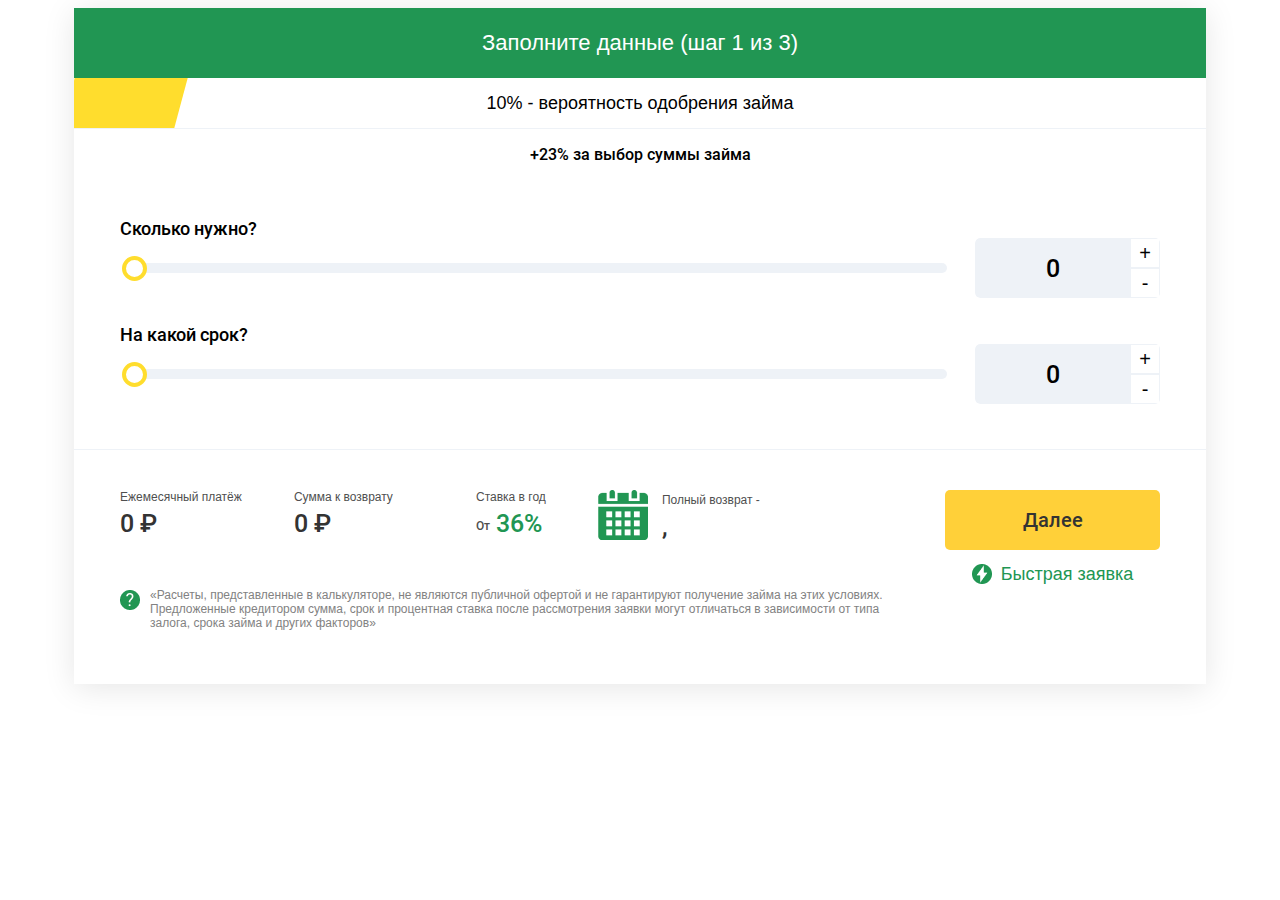
<file: index.html>
<!DOCTYPE html>
<html lang="en">
<head>
  <meta charset="UTF-8">
  <meta name="viewport" content="width=`device-width`, initial-scale=1.0">
  <link rel="stylesheet" href="style.css">
  <meta http-equiv="X-UA-Compatible" content="ie=edge">
  <title>Calculator</title>
</head>
<body>
  <div class="container">
    <form action="">
      <div id="calculator" class="calculator">
        <div id="calc-overlay"></div>
        <div id="calculator-fastrequest" class="calculator-fastrequest">
          <div id="calculator-close" class="calculator-fastrequest__close">
            <img src="images/close.png" alt="">
          </div>
          <p class="calculator-fastrequest__header">Быстрая заявка</p>

          <div class="calculator-fastrequest__body">
          <div class="calculator-fastrequest__alert">
            <div class="calculator-fastrequest__alert-ico">
              <img src="images/alert.png" alt="">
            </div>
            <div id="calc-fast-percent" class="calculator-fastrequest__alert-text">
              Вероятность одобрения заявки 10%, вы уверены, что хотите прервать заполнение анкеты и отправить заявку так?
            </div>
          </div>

          <div class="calculator-fastrequest__form">

            <span class="calculator-fastrequest__form-label">ФИО:</span>
            <input class="calculator-fastrequest__form-input" type="text" name="" value="" placeholder="Иванов Иван Иванович">

            <span class="calculator-fastrequest__form-label">Телефон:</span>
            <input class="calculator-fastrequest__form-input" id="fastphone-input" type="text" name="" value="" placeholder="+7 (___) __-__-___">

          </div>

          <div class="calculator-fastrequest__privacy">

            <div class="calculator-fastrequest__privacy-check">
              <input class="privacy-checkbox" id="privacy-checkbox-1" type="checkbox" checked >
              <label class="privacy-label" for="privacy-checkbox-1">Я даю согласие на обработку персональных данных</label>
            </div>

            <div class="calculator-fastrequest__privacy-send">
              <button id="fastrequest-done" class="calculator-fastrequest__privacy-send-btn" type="button" name="button">Отправить</button>
            </div>
          </div>
          </div>
        <div class="calculator-fastrequest__result">
      <div class="calculator-fastrequest__result-img">
        <img src="images/success.png" alt="">
      </div>
      <div class="calculator-fastrequest__result-text">
        Ваша заявка успешно отправлена ! <br> В течении 10 минут наш оператор свяжется с вами
      </div>
        </div>

        </div>
        <div class="calculator-header">
          <div id="prev-btn" onclick="prev()" class="calculator-prev">
            Назад
          </div>
          <div class="calculator-step">Заполните данные (шаг <span id="step-number">1</span> из 3)</div>
          <div class="calculator-progress">
            <div class="calculator-progress__titile"><span id="progress-text">10</span>% - вероятность одобрения займа</div>
            <div class="calculator-progress__line"></div>
          </div>
        </div>
        <div class="calculator-body">
          <div id="calculator-up-percents" class="calculator-up-percents">+23% за выбор суммы займа</div>
          <div class="calculator-input-data">
            <div id='1' class="step step--active">
              <div class="calculator__range-group">
                <div class="calculator__range-group-title">Сколько нужно?</div>
                <div class="calculator__range-items">
                  <input class="calculator__range" type="range" id="range-sum" name="range" step="20000" min="0" max="1000000" value="0">
                </div>
                <div class="calculator__range-input-group">
                  <input class="calculator__range-input a" type="number" id="range-sum-caption" name="" value="0" min="0" max="1000000">
                  <div class="calculator__range-input-controls">
                    <div id="range-sum-plus" class="calculator__range-input-plus">+</div>
                    <div id="range-sum-minus" class="calculator__range-input-minus">-</div>
                  </div>
                </div>
              </div>
              <div class="calculator__range-group">
                <div class="calculator__range-group-title">На какой срок?</div>
                <div class="calculator__range-items">
                  <input class="calculator__range" type="range" id="range-time" name="range" min="0" max="36" value="0">
                </div>
                <div class="calculator__range-input-group">
                  <input class="calculator__range-input" type="number" id="range-time-caption" name="" value="0" min="15000" max="1000000">
                  <div class="calculator__range-input-controls">
                    <div id="range-time-plus" class="calculator__range-input-plus">+</div>
                    <div id="range-time-minus" class="calculator__range-input-minus">-</div>
                  </div>
                </div>
              </div>
            </div>
            <div id='2' class="step">
              <div class="calculator__row">
                <div class="calculator__inputs-group">
                  <span class="calculator__input-label">Что в залог?</span>
                  <div class="calculator__select-wrapper">
                    <select id='type-select' class="calculator__select-type" class="" name="">
                      <option value="" disabled selected>Выберите тип залога</option>
                      <option value="pts">Авто под ПТС (остается у вас)</option>
                      <option value="home">Недвижимость</option>
                    </select>
                  </div>
                  <div class="step__auto">
                    <div class="step__auto-type">
                      <span class="calculator__input-label">Марка и модель авто:</span>
                      <input id="car-input" class="calculator__input" class="calculator__input" type="text" placeholder="Введите марку и модель автомобиля">
                    </div>
                    <div class="step__auto-year">
                      <span class="calculator__input-label">Год:</span>
                      <input id="car-year-input" class="calculator__input" class="calculator__input" type="text" placeholder="2017 г.">
                    </div>
                  </div>
                  <div class="step__home">
                    <span class="calculator__input-label">Тип недвижимости:</span>
                    <div class="calculator__select-wrapper">
                      <select id='home-input' class="calculator__select-type" class="" name="">
                        <option value="" disabled selected>Выберите тип залога</option>
                        <option value="Квартира">Квартира</option>
                        <option value="Дом">Дом</option>
                        <option value="Дача">Дача</option>
                        <option value="Гараж">Гараж</option>
                        <option value="Автосервис">Автосервис</option>
                      </select>
                    </div>
                  </div>
                </div>
                <div class="calculator__card-wrapper">
                  <div id="card1" class="calculator__card">
                    <div class="calculator__card-item card-item">
                      <span class="card-item__title card-item-title--doc">Залог:</span>
                      <span id="credit-type" class="card-item__val">?</span>
                    </div>
                    <div id='card-item-car' class="calculator__card-item card-item">
                      <span class="card-item__title card-item-title--car">Модель:</span>
                      <span id="car-type" class="card-item__val">?</span>
                    </div>
                    <div id='card-item-car-year' class="calculator__card-item card-item">
                      <span class="card-item__title card-item-title--year">Год:</span>
                      <span id="car-year-type" class="card-item__val">?</span>
                    </div>
                    <div id='card-item-home' class="calculator__card-item card-item">
                      <span class="card-item__title card-item-title--home">Тип:</span>
                      <span id="home-type" class="card-item__val">?</span>
                    </div>
                  </div>
                </div>
              </div>
            </div>
            <div id='3' class="step">
              <div class="calculator__row">
                <div class="calculator__inputs-group">
                  <span class="calculator__input-label">ФИО:</span>
                  <input id="name-input" class="calculator__input" class="calculator__input" type="text" placeholder="Иванов Иван Иванович">
                  <div class="margin-top-26">
                    <span class="calculator__input-label">Телефон:</span>
                    <input id="phone-input" class="calculator__input" class="calculator__input" type="text" placeholder="+7 (___) __-__-___">
                  </div>
                  <div class="privacy">
                    <input class="privacy-checkbox" id="privacy-checkbox" type="checkbox" checked>
                    <label class="privacy-label" for="privacy-checkbox">Я даю согласие на обработку персональных данных</label>
                  </div>
                </div>
                <div class="calculator__card-wrapper">
                  <div class="calculator__card">
                    <div id="prev-info">

                    </div>
                    <div id='card-item-name' class="calculator__card-item card-item">
                      <span class="card-item__title card-item-title--name">ФИО:</span>
                      <span id="name-type" class="card-item__val">?</span>
                    </div>
                    <div id='card-item-phone' class="calculator__card-item card-item">
                      <span class="card-item__title card-item-title--phone">Телефон:</span>
                      <span id="phone-type" class="card-item__val">?</span>
                    </div>
                  </div>
                </div>
              </div>
            </div>
            <div class="step">
              <div class="calculator-success">
                <img class="calculator-success__img" src="images/success.png" alt="check">
                <p class="calculator-success__text">Ваша заявка успешно отправлена !<br>В течении 10 минут наш оператор свяжется с вами</p>
              </div>
            </div>
          </div>
        </div>
        <div class="calculator-footer">
          <div class="calculator-footer__blocks">
            <div class="calculator-footer__blocks-content">
              <div class="calculator-footer__blocks-content-caption">Ежемесячный платёж</div>
              <div id="monthly-payment" class="calculator-footer__blocks-content-value">0 ₽</div>
            </div>

            <div class="calculator-footer__blocks-content">
              <div class="calculator-footer__blocks-content-caption">Сумма к возврату</div>
              <div id="return-sum" class="calculator-footer__blocks-content-value">0 ₽</div>
            </div>

            <div class="calculator-footer__blocks-content">
              <div class="calculator-footer__blocks-content-caption">Ставка в год</div>
              <div class="calculator-footer__blocks-content-value" ><span class="calculator-footer__blocks-content-value-small">  От  &nbsp </span>  <span class="calculator-footer__blocks-content-value-green">   36% </span></div>
            </div>

            <div class="calculator-footer__blocks-content ">
              <div class="calculator-footer__blocks-return">
                <div class="calculator-footer__blocks-content-calendar"><img src="images/calendar.png" alt=""></div>
                <div>
                  <div class="calculator-footer__blocks-content-caption calculator-footer__blocks-content-caption-mt"><span>Полный возврат -&nbsp</span> <span id="return-calendar"></span>   </div>
                  <div class="calculator-footer__blocks-content-value"><span id="return-d"></span>,&nbsp <span id="return-y"></span></div>
                </div>
              </div>
            </div>

            <div class="calculator-footer__blocks-content ">
              <button id="next-btn" onclick="next()" class="calculator-footer__blocks-content-send" type="button" name="button">Далее</button>

              <div class="calculator-footer__blocks-content-fast">
                <div class=""> <img src="images/fast-button.png" alt=""> </div>
                <div id="show-fastrequest" class="calculator-footer__blocks-content-fast-caption">  Быстрая заявка </div>
              </div>
            </div>
          </div>
          <div class="calculator-footer__questions">
          <div class="calculator-footer__questions-img">
            <img src="images/question.jpg" alt="">
          </div>
            <div class="calculator-footer__questions-text">
              «Расчеты, представленные в калькуляторе, не являются публичной офертой и не гарантируют получение займа на этих условиях. Предложенные кредитором сумма, срок и процентная ставка после рассмотрения заявки могут отличаться в зависимости от типа залога, срока займа и других факторов»
            </div>
          </div>
        </div>
      </div>
    </form>
  </div>
  <script
  src="https://code.jquery.com/jquery-3.4.1.min.js"
  integrity="sha256-CSXorXvZcTkaix6Yvo6HppcZGetbYMGWSFlBw8HfCJo="
  crossorigin="anonymous"></script>
  <script src="js/script.js"></script>
  <script src="js/range.js"></script>
  <script src="js/type-select.js"></script>
  <script src="js/phone-mask.js"></script>
  <script src="js/progress-bar.js"></script>

  <script src="js/moment.min.js"></script>
  <script src="js/moment-with-locales.min.js"></script>


  <!-- Phone mask -->
  <script>
    $('#phone-input').inputmask("+7 (999) 99-99-999");
    $('#fastphone-input').inputmask("+7 (999) 99-99-999");
    $('#car-year-input').inputmask("9999 г.")
  </script>
</body>
</html>
</file>
<file: style.css>
@font-face {
  font-family: Roboto Medium; /* Имя шрифта */
  src: url(fonts/Roboto-Medium.ttf); /* Путь к файлу со шрифтом */
}

.container{
  width: 1135px;
  margin: 0 auto;
  font-family: 'Roboto', sans-serif;
}

@media (max-width: 1366px)
{
  .container {
      max-width: 1132px;
  }
}

@media (max-width: 1200px)
{
  .container {
      max-width: 966px;
  }
}

@media (max-width: 1080px)
{
  .container {
      max-width: 720px;
  }
}

@media (max-width: 768px){
  .container {
      max-width: 95%;
  }
}


.calculator{
  box-shadow: 0px 4px 30px rgba(0, 0, 0, 0.1);
  position: relative;
}

.calculator-header{
  position: relative;
}

.calculator-prev{
  display: none;
  cursor: pointer;
  position: absolute;
  font-size: 18px;
  color: #fff;
  top: 24px;
  left: 75px;
}

.calculator-prev::before{
  content: '';
  position: absolute;
  left: -30px;
  display: block;
  width: 20px;
  height: 20px;
  background: url(images/prev.png) center no-repeat;
}

.calculator-step{
  height: 70px;
  text-align: center;
  line-height: 70px;
  font-size: 22px;
  color: #FFFFFF;
  background: #219653;
}

.calculator-progress{
  height: 50px;
  line-height: 50px;
  font-size: 18px;
  text-align: center;
  border-bottom: 1px solid #EEF2F7;
}

.calculator-body{
  padding: 0 46px;
  min-height: 320px;
  border-bottom: 1px solid #EEF2F7;
}

.calculator-up-percents{
  font-family: Roboto Medium, sans-serif;
  padding-top: 16px;
  text-align: center;
  font-size: 16px;
}

.calculator-input-data{
  margin-top: 31px;
}

.step{
  display: none;
}

.step--active{
  display: block;
}

/* ranges */

.calculator__range-group{
  display: flex;
  align-items: center;
  border-radius: 5px;
}

.calculator__range-items{
  flex: 1 auto;
  margin-right: 30px;
}

.calculator__range{
  width: 100%;
}

.calculator__range-input-group{
  width: 185px;
  height: 60px;
  border-radius: 5px;
  display: flex;
  overflow: hidden;
}

.calculator__range-group:first-child{
  margin-top: 74px;
}

.calculator__range-group:not(:first-child){
  margin-top: 46px;
}

.calculator__range-input{
  flex: 1 auto;
  border: none;
  font-family: 'Roboto Medium', sans-serif;
  text-align: center;
  font-size: 25px;
  background: #EEF2F7;
  border-radius: 5px 0px 0px 5px;
}

.calculator__range-input:focus{
  outline: none;
  box-shadow: inset 0 0 0 1px #219653;
  border-radius: 5px 0px 0px 5px;
}

.calculator__select-type:focus{
  outline: none;
  background: #f9fafc;
  box-shadow: inset 0 0 0 1px #219653;
  border-radius: 5px;
}

.calculator__range-input::-webkit-outer-spin-button,
.calculator__range-input::-webkit-inner-spin-button {
  /* display: none; <- Crashes Chrome on hover */
  -webkit-appearance: none;
  margin: 0; /* <-- Apparently some margin are still there even though it's hidden */
}

.calculator__range-input-controls{
  min-width: 30px;
  display: flex;
  flex-direction: column;
  justify-content: space-between;
}

.calculator__range-input-plus, .calculator__range-input-minus{
  cursor: pointer;
  min-width: 28px;
  height: 28px;
  background: #FFFFFF;
  font-size: 20px;
  line-height: 28px;
  text-align: center;
  border: 1px solid #EEF2F7;
  user-select: none;
}

.calculator__range-input-plus:hover, .calculator__range-input-minus:hover{
  background: #219653;
  color: #fff;
}

.calculator__range-input-plus:active, .calculator__range-input-minus:active{
  box-shadow: inset 0px 4px 10px rgba(0, 0, 0, 0.5);
}

.calculator-footer{
  padding: 0 46px;
  min-height: 194px;
}

.calculator-footer__blocks{
  margin-top: 40px;
  display: flex;
  justify-content: space-between;
}

.calculator-footer__blocks-content{
  position: relative;
}

.calculator-footer__blocks-content:nth-child(2){
  min-width: 130px;
}

.calculator-footer__blocks-content:nth-child(2) .calculator-footer__blocks-content-value{
  position: absolute;
}

.calculator-footer__blocks-content:nth-child(4){
  min-width: 295px;
}

.calculator-footer__blocks-content:nth-child(4) .calculator-footer__blocks-content-value{
  position: absolute;
}

.calculator-footer__blocks-content-caption{
  font-style: normal;
  font-weight: normal;
  font-size: 12px;
  line-height: 14px;
  display: flex;
  align-items: center;
  color: #4F4F4F;
  margin-bottom: 5px;
}

.calculator-footer__blocks-content-value{
  font-family: "Roboto Medium", sans-serif;
  font-style: normal;
  font-weight: 500;
  font-size: 25px;
  line-height: 29px;
  display: flex;
  align-items: center;
  color: #333333;
}

.calculator-footer__blocks-content-value-green{
  font-style: normal;
  font-weight: 500;
  font-size: 25px;
  line-height: 29px;
  display: flex;
  align-items: center;
  color: #219653;
}

.calculator-footer__blocks-content-value-small{
  font-style: normal;
  font-weight: normal;
  font-size: 12px;
  line-height: 14px;
  display: flex;
  align-items: center;
  margin-top: 5px;
  color: #4F4F4F;
}

.calculator-footer__blocks-return{
  display: flex;
}

.calculator-footer__blocks-content-calendar{
  margin-right: 14px;
}

.calculator-footer__blocks-content-caption-mt{
  margin-top: 3px;
}

.calculator-footer__blocks-content-send{
  cursor: pointer;
  width: 215px;
  height: 60px;
  background: #FFD039;
  border-radius: 5px;
  font-family: 'Roboto Medium', sans-serif;
  font-style: normal;
  font-weight: 500;
  font-size: 20px;
  line-height: 23px;
  border: none;
  outline: none;
  color: #333333;
}

.calculator-footer__blocks-content-send:hover{
  background: #FFDD2D;
}

.calculator-footer__blocks-content-send:active{
  background: #FFDD2D;
box-shadow: inset 0px 4px 10px rgba(0, 0, 0, 0.1);
}


.calculator-footer__blocks-content-fast{
  display: flex;
  margin-top: 14px;
  justify-content: center;
}

.calculator-footer__blocks-content-fast-caption{
  cursor: pointer;
  font-style: normal;
  font-weight: normal;
  font-size: 18px;
  line-height: 21px;
  color: #219653;
  margin-left: 9px;
}

.calculator-footer__blocks-content-fast-caption:hover{
  text-decoration: underline;
}



/* step 2 */
.calculator__row{
  display: flex;
}

.calculator__inputs-group{
  flex: 1 auto;
  margin-right: 71px;
}

.calculator__input-label{
  font-size: 18px;
}

.calculator__select-wrapper{
  width: 100%;
  position: relative;
  margin-top: 10px;
}

.calculator__select-wrapper::after{
  position: absolute;
  top: 50%;
  right: 20px;
  transform: translate(0, -50%);
  content: '';
  display: block;
  width: 16.78px;
  height: 9px;
  background: url(images/arrow.png);
}

.calculator__select-type{
  width: 100%;
  padding-left: 19px;
  height: 50px;
  border: none;
  font-size: 16px;
  background: #EEF2F7;
  border-radius: 5px;
  -webkit-appearance: none;
  -moz-appearance: none;
  appearance: none;
}

.calculator__select-type:focus{
  outline: none;
}

option[value=""][disabled] {
  display: none;
}

/* card */

.calculator__card-wrapper{
  margin-top: 31px;
  width: 382px;
}

.calculator__card{
  padding: 12px 20px;
  background: #FFDD2D;
  border-radius: 5px;
}

.card-item{
  font-family: 'Roboto Medium', sans-serif;
  font-size: 18px;
  display: flex;
  justify-content: space-between;
  align-items: center;
}

.card-item:not(:first-child){
  margin-top: 15px;
}

.card-item__title{
  position: relative;
  display: flex;
  align-items: center;
}

.card-item-title--doc::before{
  content: '';
  display: inline-block;
  margin-right: 10px;
  width: 20px;
  height: 20px;
  background: url(images/contract.png) center no-repeat;
}

.card-item-title--car::before{
  content: '';
  display: inline-block;
  margin-right: 10px;
  width: 20px;
  height: 20px;
  background: url(images/car-icon.png) center no-repeat;
}

.card-item-title--year::before{
  content: '';
  display: inline-block;
  margin-right: 10px;
  width: 20px;
  height: 20px;
  background: url(images/year.png) center no-repeat;
}

.card-item-title--home::before{
  content: '';
  display: inline-block;
  margin-right: 10px;
  width: 20px;
  height: 20px;
  background: url(images/home-icon.png) center no-repeat;
}

.card-item-title--name::before{
  content: '';
  display: inline-block;
  margin-right: 10px;
  width: 20px;
  height: 20px;
  background: url(images/usr.png) center no-repeat;
}

.card-item-title--phone::before{
  content: '';
  display: inline-block;
  margin-right: 10px;
  width: 20px;
  height: 20px;
  background: url(images/ph.png) center no-repeat;
}

.margin-top-26{
  margin-top: 26px;
}

#card-item-home, #card-item-car, #card-item-car-year{
  display: none;
}

.step__auto, .step__home{
  display: none;
  margin-top: 26px;
}

.step__auto{
  justify-content: space-between;
}

.step__auto-type{

}

.step__auto-year{
  width: 155px;
}

.calculator__input{
  outline: none;
  margin-top: 10px;
  width: 100%;
  background: #EEF2F7;
  border-radius: 5px;
  border: none;
  font-size: 16px;
  padding: 15px 0;
  padding-left: 20px;
  box-sizing: border-box;
}

.calculator__input:focus{
  outline: none;
  background: #f9fafc;
  box-shadow: inset 0 0 0 1px #219653;
  border-radius: 5px;
}

/* privacy */

.privacy{
  margin-top: 20px;
}

.privacy-checkbox{
  display: none;
}

.privacy-label{
  cursor: pointer;
  user-select: none;
  display: flex;
  align-items: center;
  font-size: 14px;
}

.privacy-checkbox + .privacy-label::before{
  cursor: pointer;
  margin-right: 14px;
  content: '';
  display: block;
  width: 20px;
  height: 20px;
  background-color: #EEF2F7;
  border-radius: 5px;
}

.privacy-checkbox:checked + .privacy-label::before{
  background-color: #219653;
  background-image: url(images/chk.png);
  background-repeat: no-repeat;
  background-position: center;
  box-shadow: 0px 4px 10px rgba(0, 0, 0, 0.25);
}


input[type='range'] {
  -webkit-appearance: none;
  height: 10px;
  /* background: #EEF2F7; */
  background: linear-gradient(90deg, rgba(33,150,83,1) 0%, rgba(238,242,247,1) 0%);
  border-radius: 9.5px;
  outline: none;

}


.calculator__range::-webkit-slider-thumb {
  -webkit-appearance: none;
  appearance: none;
  width: 25px;
  height: 25px;
  background: #FFFFFF;;
  border-radius: 50%;
  border: 4px solid #FFDD2D;
  cursor: pointer;
}


/* процентная полоса */

.calculator-progress{
  background: #fff;
  position: relative;
  overflow: hidden;
  z-index: 1;
}

.calculator-progress__line{
  position: absolute;
  z-index: 2;
  top: 0;
  left: -6px;
  width: 10%;
  height: 50px;
  background: #FFDD2D;
  transition: width 1.5s ;
  transform: skewX(-15deg);
}

.calculator-progress__titile{
  position: relative;
  z-index: 3;
}

.calculator-footer__questions{
  display: flex;
}

.calculator-footer__questions-text{
  margin-left: 10px;
  font-style: normal;
  font-weight: normal;
  font-size: 12px;
  line-height: 14px;
  width: 767px;
  color: #828282;
}

.calculator-footer__questions-img{
  margin-top: 2px;
}

.calculator-fastrequest{
  display: none;
  position: absolute;
  left:50%;
  margin-left:-301px;
  margin-top:96px;
  width: 602px;
  height: 510px;
  background: white;
  z-index: 11;
  padding-left: 35px;
  padding-right: 35px;
  border-radius: 10px;
}

.calculator-fastrequest__header{
  font-weight: bold;
  font-size: 36px;
  line-height: 42px;
  text-align: center;
  color: #333333;
}

.calculator-fastrequest__alert{
  display: flex;
}

.calculator-fastrequest__alert-text{
  margin-left: 14px;
  font-size: 16px;
  display: flex;
  align-items: center;
  color: #000000;
}

.calculator-fastrequest__alert-ico{
  margin-top: 4px;
}

.calculator-fastrequest__form{
  display: grid;
}

.calculator-fastrequest__form-input{
  margin-top: 10px;
  height: 50px;
  padding-left: 19px;
  background: #EEF2F7;
  border-radius: 5px;
  border: none;
  font-size: 18px;
  line-height: 21px;
  color: #828282;
}

.calculator-fastrequest__form-input:focus{
  outline: none;
  background: #f9fafc;
  box-shadow: inset 0 0 0 1px #219653;
  border-radius: 5px;
}

.calculator-fastrequest__privacy{
display: flex;
margin-top: 37px;
justify-content: space-between;
}

.calculator-fastrequest__privacy-check{
  margin-top: 10px;
}

.calculator-fastrequest__privacy-send-btn{
  width: 241px;
  height: 54px;
  font-family: 'Roboto Medium', sans-serif;

  background: #FFD039;
  border-radius: 5px;
  border:none;

  font-size: 18px;

color: #333333;
}

.calculator-fastrequest__privacy-send-btn:hover{
  background: #FFDD2D;
}

.calculator-fastrequest__privacy-send-btn:active{
  background: #FFDD2D;
box-shadow: inset 0px 4px 10px rgba(0, 0, 0, 0.1);
}

#calc-overlay{
  display: none;

  position: absolute;
  top: 0;
  left: 0;
  width: 100%;
  height:100%;
  background: #333333;
opacity: 0.5;
z-index: 10;

}

.calculator-fastrequest__close{
  position: absolute;
  top: -17px;
  left: 650px;
/* step 4 calc success */
}
.calculator-success{
 display: flex;
 flex-direction: column;
 align-items: center;
}

.calculator-success__img{
  margin-top: 10px;
}

.calculator-success__text{
  font-size: 18px;
  text-align: center;
}

.calculator-fastrequest__form-label{
  margin-top: 32px;
font-size: 18px;
color: #333333;
}

.calculator-fastrequest__result{
  display: none;
  margin-top: 82px;
}

.calculator-fastrequest__result-img{

  width: 120px;
  height: 120px;
  margin: 0 auto;
}

.calculator-fastrequest__result-text{
  text-align: center;
  margin-top: 14px;
  font-size: 18px;

color: #333333;
}

/* Анимация кнопки */
.animated_btn {
  -moz-animation: cycle 3s infinite;
  -webkit-animation: cycle 3s infinite;
}

@-moz-keyframes cycle {
  35% {transform: rotate(0) translate(0, 0);}
  40% {transform: rotate(5deg) translate(0, -2px);}
  45% {transform: rotate(-3deg) translate(0, -2px);}
  50% {transform: rotate(5deg) translate(0, -2px);}
  55% {transform: rotate(-3deg) translate(0, -2px);}
  60% {transform: rotate(5deg) translate(0, -2px);}
  65% {transform: rotate(-3deg) translate(0, -2px);}
  70% {transform: rotate(0) translate(0, 0);}
}

@-webkit-keyframes cycle {
  35% {transform: rotate(0) translate(0, 0);}
  40% {transform: rotate(5deg) translate(0, -2px);}
  45% {transform: rotate(-3deg) translate(0, -2px);}
  50% {transform: rotate(5deg) translate(0, -2px);}
  55% {transform: rotate(-3deg) translate(0, -2px);}
  60% {transform: rotate(5deg) translate(0, -2px);}
  65% {transform: rotate(-3deg) translate(0, -2px);}
  70% {transform: rotate(0) translate(0, 0);}
}

.calculator__range-group{
  position: relative;
}

.calculator__range-group-title{
  position: absolute;
  top: -20px;
  font-size: 18px;
  font-family: "Roboto Medium", sans-serif;
}

/* media */

@media(max-width: 1080px) {
  .calculator-footer {
    min-height: auto;
  }
  .calculator-footer__blocks {
    flex-wrap: wrap;
  }
  .calculator-footer__blocks-content:nth-child(n+4){
    margin-top: 20px;
  }
  .calculator-footer__blocks-content:nth-child(4) {
    min-width: 310px;
  }
  .calculator-footer__questions {
    margin-top: 20px;
    padding-bottom: 20px;
  }

  .calculator-fastrequest{
    width: 533px;
  }

  .calculator-fastrequest__close{
    left:583px;
  }
}

@media(max-width: 768px) {
  .calculator-footer__blocks {
    margin-top: 14px;
  }
  .calculator-footer__blocks {
    flex-direction: column;
  }
  .calculator-footer__blocks-content:nth-child(2) .calculator-footer__blocks-content-value{
    position: relative;
  }
  .calculator-footer__blocks-content:nth-child(4){
    display: none;
  }
  .calculator-footer__blocks-content:nth-child(5){
    padding-bottom: 18px;
  }
  .calculator-footer__blocks-content {
    margin-top: 8px;
    display: flex;
    justify-content: space-between;
    align-items: center;
  }
  .calculator-footer__questions {
    display: none;
  }
  .calculator__card-wrapper{
    display: none;
  }
  .calculator__inputs-group {
    flex: 1 auto;
    margin-right: auto;
  }
  .calculator-fastrequest{
    width: 414px;
    height: 542px;
    margin-left: -241px;
  }
  .calculator-fastrequest__close{
    left:461px;
  }
  .calculator-fastrequest__privacy-send-btn{
    width: 172px;
  }
}

@media(max-width: 600px) {
  .calculator-body {
    padding: 0 15px;
    min-height: 226px;
    padding-bottom: 30px;
  }
  .calculator-progress__titile {
    font-size: 14px;
  }
  .calculator-up-percents {
    font-size: 12px;
  }
  .calculator-prev {
    display: none!important;
  }
  .calculator-step {
    height: 54px;
    line-height: 54px;
    font-size: 18px;
  }
  .calculator__range-group-title {
    top: -24px;
    font-size: 16px;
    font-family: "Roboto", sans-serif;
  }
  .calculator__range-input-group{
    position: absolute;
    top: -36px;
    right: 0;
    width: auto;
  }
  .calculator__range-input {
    flex: auto;
    width: 110px;
    height: 40px;
    border-radius: 5px;
    font-size: 20px;
  }
  .calculator__range-input-controls {
    display: none;
  }
  .calculator__range-items {
    flex: 1 auto;
    margin-right: auto;
    margin-top: 20px;
  }
  .calculator-footer {
    padding: 0px 15px;
  }
  .calculator-footer {
    padding: 0px 15px;
  }
  .calculator-footer__blocks-content:nth-child(2) {
    min-width: auto;
  }
  .calculator-footer__blocks-content:nth-child(5) {
    display: flex;
    flex-direction: column;
  }
  .calculator__input-label{
    font-size: 16px;
  }
  .calculator__select-type {
    height: 40px;
    font-size: 14px;
  }
  .calculator__input {
    font-size: 14px;
    padding: 12px 0;
    padding-left: 19px;
  }
  .privacy-checkbox + .privacy-label::before {
    min-width: 20px;
  }
  .calculator-success__text {
    font-size: 14px;
  }
  .calculator-fastrequest{
    margin: 0;
    padding: 0;
    padding: 15px;
    top: 0;
    left: 0;
    width: 100%;
    height: 100%;
    box-sizing: border-box;
    border-radius: inherit;
  }
  .calculator-fastrequest__header {
    font-size: 25px;
  }
  .calculator-fastrequest__close{
    top: 10px;
    right: 10px;
    left: auto;
  }
  .calculator-fastrequest__alert{
    display: none;
  }
  .calculator-fastrequest__privacy {
    flex-direction: column;
  }
  .calculator-fastrequest__privacy-send{
    align-self: center;
    margin-top: 20px;
  }
  .calculator-fastrequest__close img{
    width: 30px;
    height: 30px;
  }
  .calculator-fastrequest__header{
    margin-bottom: 0;
  }
  .calculator-fastrequest__form {
    display: flex;
    flex-direction: column;
  }
  .calculator-fastrequest__form-input {
    height: 40px;
    font-size: 14px;
  }
  .calculator-fastrequest__result-text {
    font-size: 14px;
  }
}
</file>
